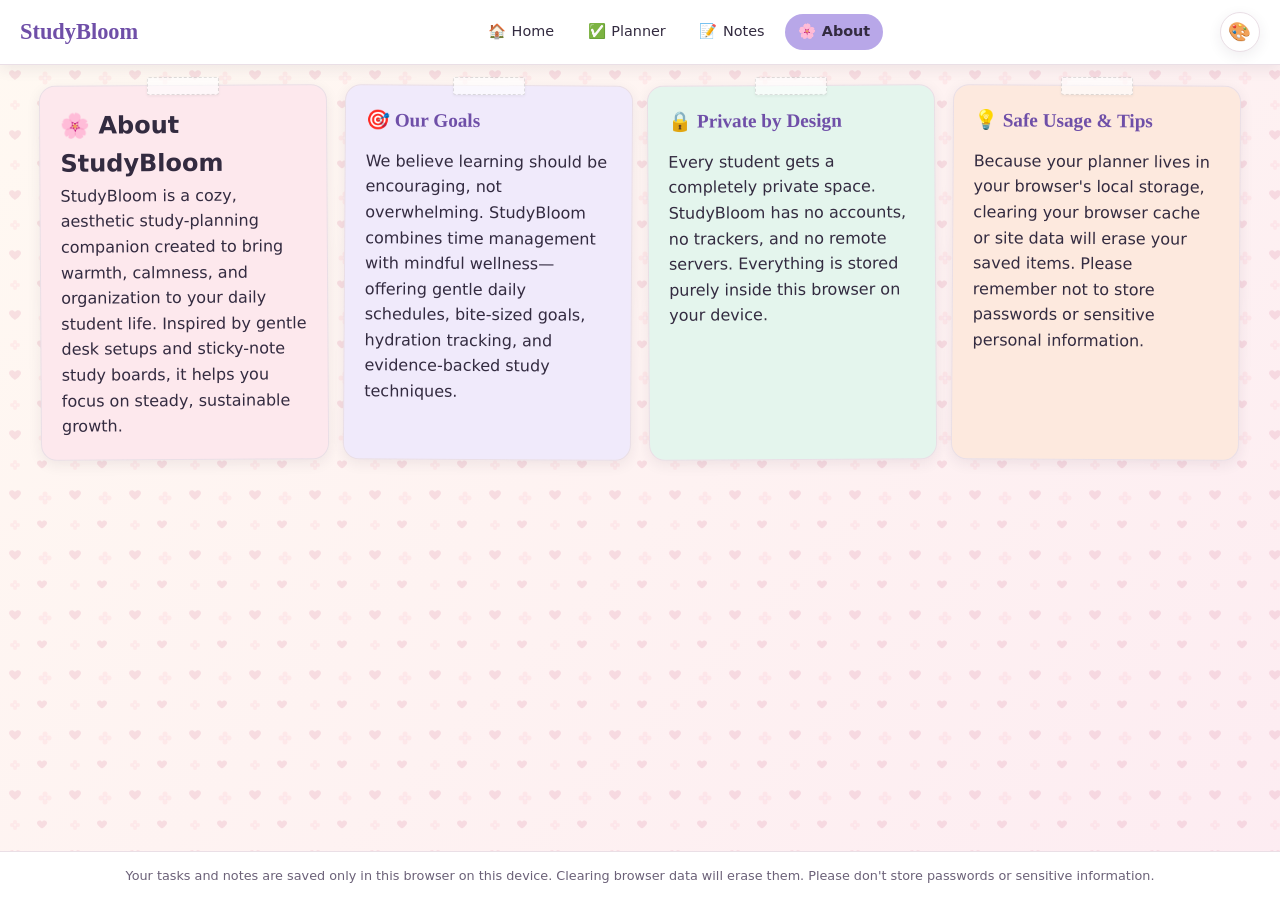
<file: about.html>
<!DOCTYPE html>
<html lang="en" data-theme="soft-pastel">
<head>
  <meta charset="UTF-8" />
  <meta http-equiv="X-UA-Compatible" content="IE=edge" />
  <meta name="viewport" content="width=device-width, initial-scale=1.0" />
  <meta http-equiv="Content-Security-Policy" content="default-src 'self'; script-src 'self'; style-src 'self'; img-src 'self' data:; connect-src 'none'; base-uri 'self'; form-action 'self';" />
  <title>StudyBloom – About</title>
  <link rel="stylesheet" href="css/base.css" />
  <link rel="stylesheet" href="css/themes.css" />
  <script src="js/theme.js"></script>
</head>
<body>
  <a class="skip-link" href="#main-content">Skip to main content</a>
  <header>
    <a href="index.html" class="logo">StudyBloom</a>
    <nav>
      <a href="index.html"><span aria-hidden="true">🏠</span> Home</a>
      <a href="planner.html"><span aria-hidden="true">✅</span> Planner</a>
      <a href="notes.html"><span aria-hidden="true">📝</span> Notes</a>
      <a href="about.html" aria-current="page"><span aria-hidden="true">🌸</span> About</a>
    </nav>
    <div id="theme-picker" class="theme-picker"></div>
  </header>
  <main id="main-content" role="main">
    <div class="notes-grid">
      <article class="note note-pink">
        <h1>🌸 About StudyBloom</h1>
        <p>StudyBloom is a cozy, aesthetic study-planning companion created to bring warmth, calmness, and organization to your daily student life. Inspired by gentle desk setups and sticky-note study boards, it helps you focus on steady, sustainable growth.</p>
      </article>

      <article class="note note-lavender">
        <h2>🎯 Our Goals</h2>
        <p>We believe learning should be encouraging, not overwhelming. StudyBloom combines time management with mindful wellness—offering gentle daily schedules, bite-sized goals, hydration tracking, and evidence-backed study techniques.</p>
      </article>

      <article class="note note-mint">
        <h2>🔒 Private by Design</h2>
        <p>Every student gets a completely private space. StudyBloom has no accounts, no trackers, and no remote servers. Everything is stored purely inside this browser on your device.</p>
      </article>

      <article class="note note-peach">
        <h2>💡 Safe Usage & Tips</h2>
        <p>Because your planner lives in your browser's local storage, clearing your browser cache or site data will erase your saved items. Please remember not to store passwords or sensitive personal information.</p>
      </article>
    </div>
  </main>
  <footer>
    <p>Your tasks and notes are saved only in this browser on this device. Clearing browser data will erase them. Please don't store passwords or sensitive information.</p>
  </footer>
  <noscript>StudyBloom needs JavaScript to work.</noscript>
</body>
</html>
</file>
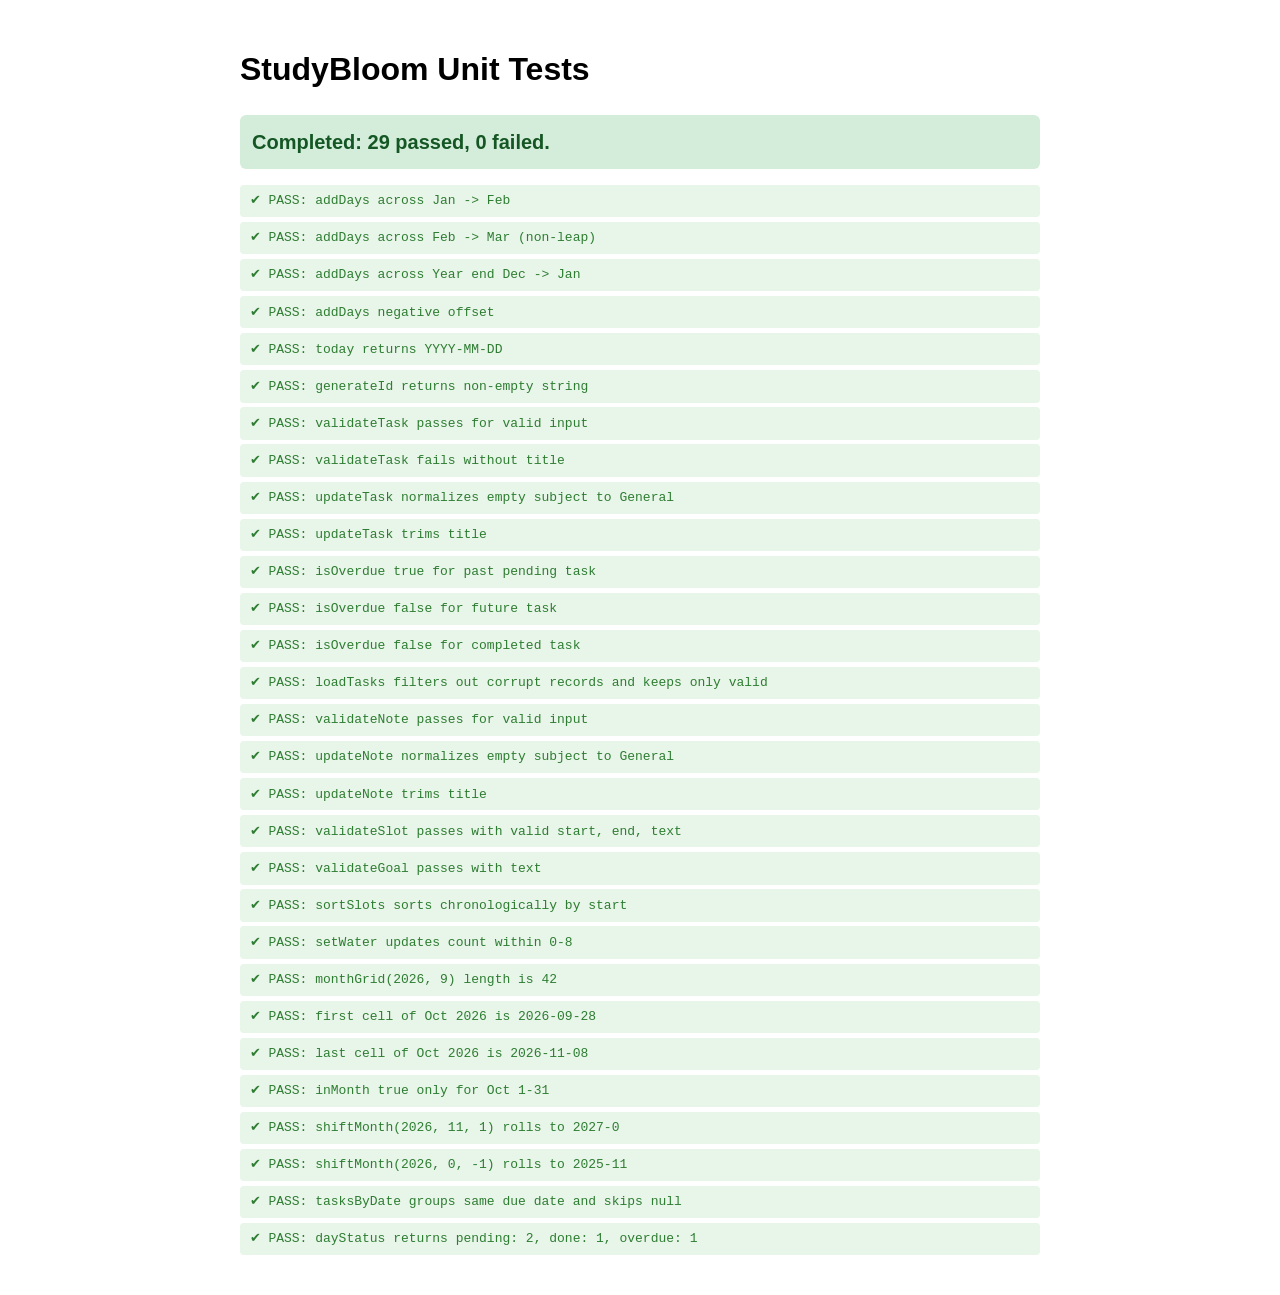
<file: tests/tests.html>
<!DOCTYPE html>
<html lang="en">
<head>
  <meta charset="UTF-8" />
  <meta http-equiv="Content-Security-Policy" content="default-src 'self'; script-src 'self' 'unsafe-inline'; style-src 'self' 'unsafe-inline';" />
  <title>StudyBloom Unit Tests</title>
  <style>
    body { font-family: sans-serif; padding: 1.5rem; max-width: 800px; margin: 0 auto; line-height: 1.5; }
    .summary { font-size: 1.25rem; font-weight: bold; margin-bottom: 1rem; padding: 0.75rem; border-radius: 6px; }
    .pass-summary { background: #d4edda; color: #155724; }
    .fail-summary { background: #f8d7da; color: #721c24; }
    ul { list-style: none; padding: 0; }
    li { padding: 0.4rem 0.6rem; margin-bottom: 0.3rem; border-radius: 4px; font-family: monospace; }
    li.pass { background: #e8f5e9; color: #2e7d32; }
    li.fail { background: #ffebee; color: #c62828; }
  </style>
  <script src="../js/utils.js"></script>
  <script src="../js/storage.js"></script>
  <script src="../js/tasks.js"></script>
  <script src="../js/notes.js"></script>
  <script src="../js/days.js"></script>
  <script src="../js/calendar.js"></script>
</head>
<body>
  <h1>StudyBloom Unit Tests</h1>
  <div id="summary" class="summary">Running tests...</div>
  <ul id="results"></ul>

  <script>
    (function () {
      let passed = 0;
      let failed = 0;
      const resultsEl = document.getElementById("results");
      const summaryEl = document.getElementById("summary");

      function assert(desc, condition) {
        const li = document.createElement("li");
        if (condition) {
          passed++;
          li.className = "pass";
          li.textContent = "✔ PASS: " + desc;
        } else {
          failed++;
          li.className = "fail";
          li.textContent = "✖ FAIL: " + desc;
        }
        resultsEl.appendChild(li);
      }

      const U = StudyBloom.utils;
      const S = StudyBloom.storage;
      const T = StudyBloom.tasks;
      const N = StudyBloom.notes;
      const D = StudyBloom.days;
      const C = StudyBloom.calendar;

      // 1. utils.addDays across month ends
      assert("addDays across Jan -> Feb", U.addDays("2026-01-31", 1) === "2026-02-01");
      assert("addDays across Feb -> Mar (non-leap)", U.addDays("2026-02-28", 1) === "2026-03-01");
      assert("addDays across Year end Dec -> Jan", U.addDays("2026-12-31", 1) === "2027-01-01");
      assert("addDays negative offset", U.addDays("2026-03-01", -1) === "2026-02-28");

      // 2. utils.formatDate and today
      assert("today returns YYYY-MM-DD", /^\d{4}-\d{2}-\d{2}$/.test(U.today()));
      assert("generateId returns non-empty string", typeof U.generateId() === "string" && U.generateId().length > 5);

      // 3. tasks validation & normalization
      const vTaskGood = T.validateTask({ title: "Study Math", priority: "high" });
      assert("validateTask passes for valid input", vTaskGood.valid === true && vTaskGood.task.title === "Study Math");

      const vTaskNoTitle = T.validateTask({ title: "   " });
      assert("validateTask fails without title", vTaskNoTitle.valid === false && vTaskNoTitle.errors.length > 0);

      // Edit normalization bug fix
      const createdT = T.createTask({ title: "  Math HW  ", subject: "Math", priority: "medium" });
      const updatedT = T.updateTask(createdT.task.id, { title: "  Trimmed Math  ", subject: "   " });
      assert("updateTask normalizes empty subject to General", updatedT.task.subject === "General");
      assert("updateTask trims title", updatedT.task.title === "Trimmed Math");

      // isOverdue
      assert("isOverdue true for past pending task", T.isOverdue({ completed: false, due: "2026-10-10T00:00:00.000Z" }, "2026-10-18") === true);
      assert("isOverdue false for future task", T.isOverdue({ completed: false, due: "2026-10-25T00:00:00.000Z" }, "2026-10-18") === false);
      assert("isOverdue false for completed task", T.isOverdue({ completed: true, due: "2026-10-10T00:00:00.000Z" }, "2026-10-18") === false);

      // 4. loadTasks filtering corrupt data
      const corruptTasks = [
        null,
        {},
        { id: "bad1" },
        { id: "good1", title: "Valid Task", priority: "medium", completed: false, due: null }
      ];
      S.setItem("tasks", JSON.stringify(corruptTasks));
      const loadedTasks = T.loadTasks();
      assert("loadTasks filters out corrupt records and keeps only valid", loadedTasks.length === 1 && loadedTasks[0].id === "good1");

      // 5. notes validation & edit normalization
      const vNoteGood = N.validateNote({ title: "Note 1", body: "Note content" });
      assert("validateNote passes for valid input", vNoteGood.valid === true && vNoteGood.note.title === "Note 1");

      const createdN = N.createNote({ title: "  Biology Note  ", subject: "Bio", body: "Content" });
      const updatedN = N.updateNote(createdN.note.id, { title: "  New Bio  ", subject: "" });
      assert("updateNote normalizes empty subject to General", updatedN.note.subject === "General");
      assert("updateNote trims title", updatedN.note.title === "New Bio");

      // 6. days validation
      const vSlotGood = D.validateSlot({ start: "09:00", end: "10:30", text: "Math practice" });
      assert("validateSlot passes with valid start, end, text", vSlotGood.valid === true && vSlotGood.slot.start === "09:00");
      assert("validateGoal passes with text", D.validateGoal("Finish chemistry assignment").valid === true);
      assert("sortSlots sorts chronologically by start", D.sortSlots([{ start: "14:00" }, { start: "08:30" }])[0].start === "08:30");
      assert("setWater updates count within 0-8", D.setWater({ water: 0 }, 5) === 5);

      // 7. calendar tests (Oct 2026)
      const octGrid = C.monthGrid(2026, 9);
      assert("monthGrid(2026, 9) length is 42", octGrid.length === 42);
      assert("first cell of Oct 2026 is 2026-09-28", octGrid[0].date === "2026-09-28");
      assert("last cell of Oct 2026 is 2026-11-08", octGrid[41].date === "2026-11-08");
      assert("inMonth true only for Oct 1-31", octGrid.filter(c => c.inMonth).length === 31);
      assert("shiftMonth(2026, 11, 1) rolls to 2027-0", C.shiftMonth(2026, 11, 1).year === 2027 && C.shiftMonth(2026, 11, 1).month0 === 0);
      assert("shiftMonth(2026, 0, -1) rolls to 2025-11", C.shiftMonth(2026, 0, -1).year === 2025 && C.shiftMonth(2026, 0, -1).month0 === 11);

      const grouped = C.tasksByDate([
        { id: "1", due: "2026-10-18T00:00:00.000Z" },
        { id: "2", due: "2026-10-18T10:00:00.000Z" },
        { id: "3", due: null }
      ]);
      assert("tasksByDate groups same due date and skips null", grouped["2026-10-18"].length === 2 && !grouped["null"]);

      const dStatus = C.dayStatus([
        { completed: false, due: "2026-10-15T00:00:00.000Z" },
        { completed: false, due: "2026-10-18T00:00:00.000Z" },
        { completed: true, due: "2026-10-10T00:00:00.000Z" }
      ], "2026-10-18");
      assert("dayStatus returns pending: 2, done: 1, overdue: 1", dStatus.pending === 2 && dStatus.done === 1 && dStatus.overdue === 1);

      // Clean up test keys
      S.removeItem("tasks");
      S.removeItem("notes");
      S.removeItem("days");

      // Summary
      summaryEl.textContent = "Completed: " + passed + " passed, " + failed + " failed.";
      summaryEl.className = "summary " + (failed === 0 ? "pass-summary" : "fail-summary");
    })();
  </script>
</body>
</html>
</file>
<file: css/base.css>
/* css/base.css – Layout, components, sticky-note board, responsive rules */

*, *::before, *::after { box-sizing: border-box; margin: 0; padding: 0; }

:focus-visible { outline: 3px solid var(--color-heading); outline-offset: 2px; }

@media (prefers-reduced-motion: reduce) {
  *, *::before, *::after { animation-duration: .01ms !important; transition-duration: .01ms !important; }
  .note { transform: none !important; }
}

/* ── Form actions & hints ─────────────────────────────────── */
.form-actions { display: flex; justify-content: flex-start; gap: .5rem; flex-wrap: wrap; margin-top: .5rem; }
.timer-hint { font-size: .75rem; color: var(--color-text-muted); margin-top: .5rem; }

/* ── Base ─────────────────────────────────────────────────── */
html { font-size: 16px; }

body {
  font-family: system-ui, -apple-system, sans-serif;
  background: var(--bg-grad, var(--color-bg));
  color: var(--color-text);
  min-height: 100vh;
  display: flex;
  flex-direction: column;
  line-height: 1.6;
  position: relative;
}

body::before {
  content: "";
  position: fixed;
  inset: 0;
  z-index: -1;
  pointer-events: none;
  background-image: var(--wallpaper);
  background-repeat: repeat;
}

/* ── Skip link ────────────────────────────────────────────── */
.skip-link {
  position: absolute; top: -50px; left: 10px;
  background: var(--color-heading); color: #FFFFFF;
  padding: .5rem 1rem; z-index: 9999; border-radius: var(--radius);
  text-decoration: none; font-weight: 600;
  transition: top .15s ease;
}
.skip-link:focus { top: 10px; }

/* ── Header ───────────────────────────────────────────────── */
header {
  background: var(--color-surface);
  border-bottom: 1px solid var(--color-border);
  padding: .75rem 1.25rem;
  display: flex; align-items: center; justify-content: space-between;
  gap: .75rem;
  box-shadow: var(--shadow);
  position: sticky; top: 0; z-index: 100;
}

header h1, header .logo {
  font-family: "Segoe Print", "Bradley Hand", "Chalkboard SE", "Comic Sans MS", cursive;
  font-size: 1.4rem;
  color: var(--color-heading);
  text-decoration: none;
  font-weight: 700;
}

nav { display: flex; gap: .5rem; align-items: center; }

nav a {
  color: var(--color-text);
  text-decoration: none;
  padding: .4rem .8rem;
  border-radius: 99px;
  font-size: .9rem;
  font-weight: 500;
  display: inline-flex; align-items: center; gap: .35rem;
  transition: background .15s, color .15s;
}
nav a:hover { background: var(--color-border); }
nav a[aria-current="page"] {
  background: var(--color-primary);
  color: var(--color-primary-fg);
  font-weight: 600;
}

/* ── Theme Picker Popover ─────────────────────────────────── */
.theme-picker { position: relative; }

.theme-picker-btn {
  width: 40px; height: 40px; border-radius: 50%;
  border: 1.5px solid var(--color-border);
  background: var(--color-surface);
  color: var(--color-text);
  cursor: pointer;
  display: inline-flex; align-items: center; justify-content: center;
  font-size: 1.15rem;
  box-shadow: var(--shadow);
  transition: transform .15s;
}
.theme-picker-btn:hover { transform: scale(1.05); }

.theme-popover {
  position: absolute; right: 0; top: calc(100% + 8px);
  background: var(--color-surface);
  border: 1px solid var(--color-border);
  border-radius: 14px;
  padding: .5rem;
  box-shadow: 0 10px 25px rgba(0,0,0,.12);
  z-index: 1000;
  min-width: 180px;
  display: flex; flex-direction: column; gap: .25rem;
}
.theme-popover[hidden] { display: none !important; }

.theme-opt-btn {
  display: flex; align-items: center; gap: .6rem;
  border: none; background: transparent;
  padding: .45rem .75rem;
  border-radius: 8px; cursor: pointer;
  color: var(--color-text); font-size: .85rem; font-weight: 500;
  width: 100%; text-align: left;
}
.theme-opt-btn:hover { background: var(--color-accent); }
.theme-opt-btn .swatch {
  width: 18px; height: 18px; border-radius: 50%;
  border: 1px solid var(--color-border); flex-shrink: 0;
}
.theme-opt-btn .theme-check { margin-left: auto; font-weight: bold; color: var(--color-heading); }

/* ── Main & Board Layout ──────────────────────────────────── */
main {
  flex: 1;
  padding: 1.25rem;
  max-width: 1240px;
  width: 100%;
  margin: 0 auto;
}

/* Board grid on desktop */
.board {
  display: grid;
  grid-template-columns: 280px 1fr 320px;
  grid-template-areas:
    "today     schedule  wellness"
    "goals     schedule  quote"
    "technique corner    timer";
  gap: 1.25rem;
  align-items: start;
}

@media (max-width: 1080px) {
  .board {
    grid-template-columns: 1fr 1fr;
    grid-template-areas:
      "today     wellness"
      "schedule  schedule"
      "goals     quote"
      "technique timer"
      "corner    corner";
  }
}

@media (max-width: 720px) {
  .board {
    grid-template-columns: 1fr;
    display: flex;
    flex-direction: column;
    gap: 1.25rem;
  }
}

.board-area-today     { grid-area: today; }
.board-area-schedule  { grid-area: schedule; }
.board-area-goals     { grid-area: goals; }
.board-area-wellness  { grid-area: wellness; }
.board-area-quote     { grid-area: quote; }
.board-area-technique { grid-area: technique; }
.board-area-timer     { grid-area: timer; }
.board-area-corner    { grid-area: corner; }

.corner-img { max-width: 100%; height: auto; display: block; border-radius: 10px; margin-bottom: .6rem; }
.corner-caption {
  font-family: "Segoe Print", "Bradley Hand", "Chalkboard SE", "Comic Sans MS", cursive;
  font-size: .95rem;
  text-align: center;
  color: var(--color-heading);
  font-weight: 700;
}

/* ── Planner 2-Column Board ───────────────────────────────── */
.planner-board {
  display: grid;
  grid-template-columns: 1fr 340px;
  grid-template-areas:
    "title     overview"
    "calendar  overview"
    "form      overview"
    "list      .";
  gap: 1.25rem;
  align-items: start;
}

@media (max-width: 1023px) {
  .planner-board {
    display: flex;
    flex-direction: column;
    gap: 1.25rem;
  }
  .area-title    { order: 1; }
  .area-overview { order: 2; }
  .area-calendar { order: 3; }
  .area-form     { order: 4; }
  .area-list     { order: 5; }
}

.area-title    { grid-area: title; }
.area-overview { grid-area: overview; }
.area-calendar { grid-area: calendar; }
.area-form     { grid-area: form; }
.area-list     { grid-area: list; }

.planner-title-card {
  max-width: 320px;
}
.planner-title-card h1 {
  font-family: "Segoe Print", "Bradley Hand", "Chalkboard SE", "Comic Sans MS", cursive;
  font-size: 1.6rem; color: var(--color-heading); line-height: 1.2;
}
.planner-tagline {
  font-style: italic; color: var(--color-text-muted); font-size: .88rem; margin-top: .2rem;
}

.form-row-compact {
  display: grid;
  grid-template-columns: 1fr 1fr 1fr;
  gap: .6rem;
}
@media (max-width: 640px) {
  .form-row-compact {
    grid-template-columns: 1fr;
  }
}

/* ── Planner Calendar ─────────────────────────────────────── */
.calendar-header {
  display: flex; align-items: center; justify-content: space-between;
  margin-bottom: .75rem;
}
.calendar-month-title {
  font-family: "Segoe Print", "Bradley Hand", "Chalkboard SE", "Comic Sans MS", cursive;
  font-size: 1.15rem; font-weight: 700; color: var(--color-heading);
}
.calendar-weekdays {
  display: grid; grid-template-columns: repeat(7, 1fr);
  text-align: center; font-weight: 700; font-size: .8rem;
  color: var(--color-text-muted); margin-bottom: .4rem;
}
.calendar-grid {
  display: grid; grid-template-columns: repeat(7, 1fr); gap: 4px;
}
.calendar-day-btn {
  aspect-ratio: 1;
  display: flex; flex-direction: column; align-items: center; justify-content: flex-start;
  padding: 4px 2px; border-radius: 8px;
  background: var(--color-surface); border: 1px solid var(--color-border);
  cursor: pointer; position: relative; font-size: .85rem; color: var(--color-text);
  min-height: 44px;
}
.calendar-day-btn:hover { background: var(--color-accent); }
.calendar-day-btn.is-other-month { opacity: 0.42; }
.calendar-day-btn.is-today {
  box-shadow: 0 0 0 2px var(--color-heading); font-weight: 700;
}
.calendar-day-btn.is-selected {
  background: var(--color-primary); color: var(--color-primary-fg);
}
.day-num { font-size: .82rem; line-height: 1.1; }
.day-badges {
  display: flex; gap: 2px; align-items: center; justify-content: center;
  margin-top: 2px; flex-wrap: wrap; font-size: .7rem; line-height: 1;
}
.day-pending-count {
  background: var(--color-primary); color: var(--color-primary-fg);
  border-radius: 99px; padding: 1px 4px; font-size: .68rem; font-weight: 700;
}
.day-done-check { font-size: .72rem; color: var(--color-success); font-weight: bold; }
.day-overdue-mark { font-size: .72rem; color: var(--color-danger); font-weight: bold; }
.day-dots { display: flex; gap: 2px; margin-top: 2px; }
.dot { width: 5px; height: 5px; border-radius: 50%; }
.dot-high { background: var(--color-danger); }
.dot-medium { background: var(--color-warning); }
.dot-low { background: var(--color-low); }

.calendar-legend {
  display: flex; gap: .75rem; flex-wrap: wrap; font-size: .75rem;
  color: var(--color-text-muted); margin-top: .6rem;
}
.calendar-legend span { display: inline-flex; align-items: center; gap: 3px; }

.day-panel {
  background: var(--color-surface); border: 1px solid var(--color-border);
  border-radius: 12px; padding: .85rem; margin-top: .75rem;
}
.day-panel-header {
  display: flex; justify-content: space-between; align-items: center;
  margin-bottom: .6rem; font-weight: 700; color: var(--color-heading);
}

.task-status-badge {
  font-size: .75rem; font-weight: 700; margin-left: .4rem;
  padding: .1rem .45rem; border-radius: 99px; display: inline-block;
}
.badge-overdue { background: var(--color-danger); color: #fff; }
.badge-today   { background: var(--color-warning); color: #fff; }

/* ── Reusable Sticky-Note Paper Style ──────────────────────── */
.note, .widget {
  background: var(--color-surface);
  border: 1px solid var(--color-border);
  border-radius: var(--radius);
  padding: 1.25rem;
  box-shadow: var(--shadow);
  position: relative;
  transition: transform .2s ease, box-shadow .2s ease;
}

/* Washi tape strip on top center */
.note::before {
  content: "";
  position: absolute;
  top: -9px;
  left: 50%;
  transform: translateX(-50%);
  width: 72px;
  height: 18px;
  background: rgba(255, 255, 255, 0.65);
  border: 1px dashed rgba(80, 80, 80, 0.2);
  border-radius: 2px;
  box-shadow: 0 1px 3px rgba(0,0,0,0.06);
  z-index: 2;
  pointer-events: none;
}

@media (min-width: 1024px) {
  .note:nth-child(odd) { transform: rotate(-0.35deg); }
  .note:nth-child(even) { transform: rotate(0.35deg); }
  .note:hover { transform: rotate(0deg) translateY(-2px); box-shadow: 0 8px 20px rgba(0,0,0,.12); }
}

/* Note Tint Variations */
.note-pink     { background: var(--note-pink); }
.note-lavender { background: var(--note-lavender); }
.note-mint     { background: var(--note-mint); }
.note-yellow   { background: var(--note-yellow); }
.note-blue     { background: var(--note-blue); }
.note-peach    { background: var(--note-peach); }

.note h2, .widget h2 {
  font-family: "Segoe Print", "Bradley Hand", "Chalkboard SE", "Comic Sans MS", cursive;
  font-size: 1.2rem;
  font-weight: 700;
  color: var(--color-heading);
  margin-bottom: .75rem;
  display: flex; align-items: center; gap: .4rem;
}

/* ── Today Note ────────────────────────────────────────────── */
.today-weekday {
  font-family: "Segoe Print", "Bradley Hand", "Chalkboard SE", "Comic Sans MS", cursive;
  font-size: 2rem;
  line-height: 1.2;
  color: var(--color-heading);
  font-weight: 700;
}
.today-date {
  font-size: .95rem;
  color: var(--color-text-muted);
  margin-bottom: .4rem;
}
.today-greeting {
  font-size: 1rem;
  font-weight: 600;
  color: var(--color-text);
  margin-top: .4rem;
}
.today-tagline {
  font-style: italic;
  font-size: .85rem;
  color: var(--color-text-muted);
  margin-bottom: .8rem;
}
.today-actions {
  display: flex;
  flex-direction: column;
  gap: .4rem;
  margin-top: .6rem;
}
.today-actions a {
  text-decoration: none;
  padding: .45rem .8rem;
  border-radius: var(--radius);
  font-size: .85rem;
  font-weight: 600;
  text-align: center;
}

/* ── Schedule Component ────────────────────────────────────── */
.schedule-nav {
  display: flex; align-items: center; justify-content: space-between;
  margin-bottom: .75rem;
}
.schedule-nav-date {
  font-weight: 700; font-size: 1rem; color: var(--color-heading);
}
.schedule-list { list-style: none; display: flex; flex-direction: column; gap: .5rem; }
.schedule-row {
  display: flex; align-items: center; gap: .6rem;
  padding: .45rem .6rem; background: var(--color-surface);
  border: 1px solid var(--color-border); border-radius: 10px;
}
.schedule-row.done .schedule-text { text-decoration: line-through; color: var(--color-text-muted); }
.schedule-pill {
  font-size: .75rem; font-weight: 700;
  padding: .2rem .55rem; border-radius: 99px;
  background: var(--color-primary); color: var(--color-primary-fg);
  flex-shrink: 0;
}
.schedule-text { flex: 1; font-size: .88rem; word-break: break-word; }
.schedule-actions { display: flex; gap: .25rem; }
.schedule-actions button {
  padding: .2rem .4rem; font-size: .75rem;
}

/* ── Goals Component ───────────────────────────────────────── */
.goals-progress {
  font-size: .85rem; font-weight: 600; color: var(--color-text-muted);
  margin-bottom: .5rem;
}
.goals-celebration {
  background: var(--color-surface); padding: .35rem .6rem;
  border-radius: 8px; font-size: .8rem; color: var(--color-success);
  margin-bottom: .5rem; font-weight: 600; text-align: center;
}
.goals-list { list-style: none; display: flex; flex-direction: column; gap: .4rem; margin-bottom: .6rem; }
.goal-item {
  display: flex; align-items: center; gap: .5rem;
  padding: .35rem .5rem; background: var(--color-surface);
  border-radius: 8px; border: 1px solid var(--color-border);
}
.goal-item.done .goal-text { text-decoration: line-through; color: var(--color-text-muted); }
.goal-text { flex: 1; font-size: .88rem; }
.goal-add-row { display: flex; gap: .4rem; }
.goal-add-row input { flex: 1; }

/* ── Wellness & Water Component ───────────────────────────── */
.water-tracker { margin-bottom: .85rem; }
.water-label { font-size: .85rem; font-weight: 600; margin-bottom: .4rem; }
.water-cups { display: flex; gap: .4rem; flex-wrap: wrap; }
.cup-btn {
  background: var(--color-surface); border: 1.5px solid var(--color-border);
  border-radius: 8px; padding: .3rem .55rem; font-size: 1.1rem;
  cursor: pointer; transition: transform .1s, background .15s;
}
.cup-btn[aria-pressed="true"] { background: var(--color-primary); border-color: var(--color-heading); }
.reminders-title { font-size: .95rem; margin-bottom: .4rem; color: var(--color-heading); font-weight: 700; }
.reminders-list { list-style: none; display: flex; flex-direction: column; gap: .4rem; }
.reminder-item {
  font-size: .82rem; color: var(--color-text);
  display: flex; align-items: flex-start; gap: .4rem;
}

/* ── Study Techniques Component ───────────────────────────── */
.tech-list { list-style: none; display: flex; flex-direction: column; gap: .5rem; }
.tech-item {
  font-size: .84rem; line-height: 1.4;
  padding: .4rem .55rem; background: var(--color-surface);
  border-radius: 8px; border: 1px solid var(--color-border);
}
.tech-title { font-weight: 700; color: var(--color-heading); }

/* ── Footer ───────────────────────────────────────────────── */
footer {
  background: var(--color-surface);
  border-top: 1px solid var(--color-border);
  text-align: center;
  padding: .85rem 1rem;
  font-size: .8rem;
  color: var(--color-text-muted);
  margin-top: auto;
}

/* ── Mobile Tab Bar (Under 640px) ─────────────────────────── */
@media (max-width: 640px) {
  body { padding-bottom: calc(65px + env(safe-area-inset-bottom, 0px)); }
  nav {
    position: fixed; bottom: 0; left: 0; right: 0;
    background: var(--color-surface);
    border-top: 1px solid var(--color-border);
    box-shadow: 0 -2px 10px rgba(0,0,0,.08);
    display: grid; grid-template-columns: repeat(4, 1fr);
    padding: .35rem .25rem calc(.35rem + env(safe-area-inset-bottom, 0px));
    z-index: 1000;
  }
  nav a {
    flex-direction: column; gap: .15rem;
    font-size: .75rem; padding: .3rem .1rem;
    border-radius: 8px; justify-content: center;
    text-align: center;
  }
}

/* ── Storage Warning Banner ───────────────────────────────── */
.storage-warning {
  background: var(--color-warning);
  color: #FFFFFF;
  padding: .5rem 1rem;
  text-align: center;
  font-size: .85rem;
  font-weight: 600;
}

/* ── Status Message ───────────────────────────────────────── */
.status-msg {
  min-height: 1.5rem;
  font-size: .85rem;
  margin: .5rem 0;
  color: var(--color-success);
}
.status-msg.error { color: var(--color-danger); }

/* ── Priority Chips & Badges (High Contrast) ──────────────── */
.chip {
  display: inline-block;
  font-size: .72rem;
  font-weight: 700;
  padding: .15rem .5rem;
  border-radius: 99px;
  text-transform: uppercase;
  letter-spacing: .04em;
}
.chip-high    { background: var(--color-danger);  color: #FFFFFF; }
.chip-medium  { background: var(--color-warning); color: #FFFFFF; }
.chip-low     { background: var(--color-low);     color: #FFFFFF; }

/* ── Forms ─────────────────────────────────────────────────── */
.form-group { margin-bottom: .85rem; }
.form-group label { display: block; font-size: .875rem; margin-bottom: .3rem; font-weight: 600; }

input[type="text"],
input[type="time"],
input[type="date"],
select,
textarea {
  width: 100%;
  padding: .5rem .7rem;
  border: 1px solid var(--color-border);
  border-radius: var(--radius);
  background: var(--color-surface);
  color: var(--color-text);
  font-size: .95rem;
  font-family: inherit;
  transition: border-color .15s;
}

input:focus, select:focus, textarea:focus {
  border-color: var(--color-heading);
  outline: none;
  box-shadow: 0 0 0 3px rgba(184, 167, 232, 0.25);
}

textarea { min-height: 90px; resize: vertical; }

/* ── Buttons ────────────────────────────────────────────────── */
button, .btn {
  display: inline-flex; align-items: center; justify-content: center;
  gap: .4rem;
  padding: .5rem 1.1rem;
  border: none;
  border-radius: var(--radius);
  font-size: .9rem;
  font-family: inherit;
  font-weight: 600;
  cursor: pointer;
  background: var(--color-primary);
  color: var(--color-primary-fg);
  transition: opacity .15s, transform .1s;
}

button:disabled, .btn:disabled { opacity: .5; cursor: not-allowed; }
button:hover:not(:disabled), .btn:hover:not(:disabled) { opacity: .88; }

.btn-ghost {
  background: transparent;
  color: var(--color-heading);
  border: 1.5px solid var(--color-heading);
}

.btn-danger { background: var(--color-danger); color: #FFFFFF; }

/* ── Timer Display ─────────────────────────────────────────── */
.timer-widget { text-align: center; }

.timer-display {
  font-size: 3.2rem;
  font-weight: 700;
  font-variant-numeric: tabular-nums;
  color: var(--color-heading);
  letter-spacing: .05em;
  margin: .4rem 0;
}

.timer-mode {
  display: inline-block;
  background: var(--color-heading);
  color: #FFFFFF;
  font-size: .78rem;
  font-weight: 700;
  padding: .15rem .65rem;
  border-radius: 99px;
  text-transform: uppercase;
  letter-spacing: .05em;
  margin-bottom: .75rem;
}

.timer-controls { display: flex; justify-content: center; gap: .75rem; flex-wrap: wrap; }
.timer-controls button { min-width: 85px; }

/* ── Quote Note ────────────────────────────────────────────── */
.quote-text { font-style: italic; color: var(--color-text); margin-bottom: .5rem; font-size: .95rem; }
.quote-refresh { margin-top: .5rem; font-size: .82rem; }

/* ── Task and Note Lists ───────────────────────────────────── */
.task-list { list-style: none; }
.task-item {
  display: flex; align-items: flex-start; gap: .75rem;
  padding: .65rem; border-bottom: 1px solid var(--color-border);
}
.task-item:last-child { border-bottom: none; }
.task-item input[type="checkbox"] {
  width: 1.1rem; height: 1.1rem; flex-shrink: 0; margin-top: .2rem;
  accent-color: var(--color-heading); cursor: pointer;
}
.task-item .task-body { flex: 1; }
.task-item .task-title { font-size: .92rem; font-weight: 600; }
.task-item.completed .task-title { text-decoration: line-through; color: var(--color-text-muted); }
.task-item .task-meta { font-size: .78rem; color: var(--color-text-muted); margin-top: .15rem; }
.task-actions { display: flex; gap: .35rem; }
.task-actions button { padding: .2rem .45rem; font-size: .75rem; font-weight: 500; }

/* Stat card */
.stat-card {
  background: var(--color-surface);
  border: 1px solid var(--color-border);
  border-radius: var(--radius);
  padding: .85rem; text-align: center;
}
.stat-value {
  font-size: 1.8rem; font-weight: 700; color: var(--color-heading);
}
.stat-label {
  font-size: .8rem; color: var(--color-text-muted); margin-top: .2rem;
}

.dashboard-grid {
  display: grid; grid-template-columns: repeat(3, 1fr); gap: .6rem; margin-bottom: .75rem;
}

.empty-state {
  text-align: center; padding: 1.5rem;
  color: var(--color-text-muted); font-size: .88rem; font-style: italic;
}

/* ── Notes Grid (on notes.html) ────────────────────────────── */
.notes-grid {
  display: grid; grid-template-columns: repeat(auto-fill, minmax(260px, 1fr)); gap: 1rem;
}
.note-card {
  background: var(--color-surface); border: 1px solid var(--color-border);
  border-radius: var(--radius); padding: 1rem;
  display: flex; flex-direction: column; gap: .5rem;
  box-shadow: var(--shadow);
}
.note-card .note-title { font-size: .95rem; font-weight: 600; color: var(--color-heading); }
.note-card .note-subject { font-size: .75rem; color: var(--color-text-muted); }
.note-card .note-body { font-size: .875rem; color: var(--color-text); white-space: pre-wrap; word-break: break-word; }
.note-card .note-actions { display: flex; gap: .4rem; margin-top: auto; }
.note-card .note-actions button { padding: .25rem .55rem; font-size: .78rem; }

.search-row { display: flex; gap: .5rem; margin-bottom: 1rem; }
.search-row input { flex: 1; }

.filter-tabs { display: flex; gap: .5rem; margin-bottom: 1rem; }
.filter-tab {
  background: transparent; color: var(--color-text-muted);
  border: 1.5px solid var(--color-border);
  padding: .35rem .9rem; font-size: .85rem; border-radius: 99px;
}
.filter-tab.active {
  background: var(--color-primary); color: var(--color-primary-fg);
  border-color: var(--color-heading); font-weight: 600;
}
</file>
<file: css/themes.css>
/* css/themes.css – Four aesthetic theme token sets and swatches */

/* ── 1. Soft Pastel (default) ─────────────────────────────── */
[data-theme="soft-pastel"] {
  --bg-grad:           linear-gradient(135deg, #FFF9F2 0%, #FDECF2 100%);
  --color-bg:          #FFF9F2;
  --color-surface:     #FFFFFF;
  --color-text:        #332B40;
  --color-text-muted:  #6B6178;
  --color-primary:     #B8A7E8;
  --color-primary-fg:  #332B40;
  --color-accent:      #F3C6D3;
  --color-heading:     #6F4FA8;
  --color-border:      #EADFE6;
  --wallpaper:         url("../assets/wallpapers/soft-pastel.svg");
  --note-pink:         #FDE8ED;
  --note-lavender:     #F0EAFB;
  --note-mint:         #E4F5ED;
  --note-yellow:       #FFF6DB;
  --note-blue:         #E3F0FC;
  --note-peach:        #FDE9DE;

  --color-success:     #2D7A4F;
  --color-danger:      #A83232;
  --color-warning:     #996200;
  --color-low:         #2962FF;
  --color-medium:      #996200;
  --color-high:        #A83232;
  --shadow:            0 4px 14px rgba(51, 43, 64, 0.08);
  --radius:            16px;
}

/* ── 2. Lavender & White ──────────────────────────────────── */
[data-theme="lavender-white"] {
  --bg-grad:           linear-gradient(135deg, #FAF8FF 0%, #EEE8FB 100%);
  --color-bg:          #FAF8FF;
  --color-surface:     #FFFFFF;
  --color-text:        #2E2A3B;
  --color-text-muted:  #655F78;
  --color-primary:     #B8A7E8;
  --color-primary-fg:  #2E2A3B;
  --color-accent:      #E7E0FA;
  --color-heading:     #5B3FB0;
  --color-border:      #E4DDF5;
  --wallpaper:         url("../assets/wallpapers/lavender-white.svg");
  --note-pink:         #FBE5EF;
  --note-lavender:     #EDE7FC;
  --note-mint:         #E2F3EC;
  --note-yellow:       #FFF4D8;
  --note-blue:         #E1EFFD;
  --note-peach:        #FDE7DE;

  --color-success:     #2E7D32;
  --color-danger:      #C2185B;
  --color-warning:     #8D6E63;
  --color-low:         #1976D2;
  --color-medium:      #8D6E63;
  --color-high:        #C2185B;
  --shadow:            0 4px 14px rgba(46, 42, 59, 0.08);
  --radius:            16px;
}

/* ── 3. Beige Academia (dark-academia) ─────────────────────── */
[data-theme="dark-academia"] {
  --bg-grad:           linear-gradient(135deg, #F5ECDD 0%, #E9DAC1 100%);
  --color-bg:          #F5ECDD;
  --color-surface:     #FBF6EC;
  --color-text:        #3B2A1E;
  --color-text-muted:  #6E5A49;
  --color-primary:     #8B5E3C;
  --color-primary-fg:  #FFF8EC;
  --color-accent:      #C8A27A;
  --color-heading:     #6B4423;
  --color-border:      #D9C6A5;
  --wallpaper:         url("../assets/wallpapers/dark-academia.svg");
  --note-pink:         #F5DED9;
  --note-lavender:     #EADED6;
  --note-mint:         #E1E8DC;
  --note-yellow:       #F6EDD4;
  --note-blue:         #DCE3E5;
  --note-peach:        #F6E2D0;

  --color-success:     #386641;
  --color-danger:      #8B263E;
  --color-warning:     #9A5B2D;
  --color-low:         #496A81;
  --color-medium:      #9A5B2D;
  --color-high:        #8B263E;
  --shadow:            0 4px 14px rgba(59, 42, 30, 0.09);
  --radius:            16px;
}

/* ── 4. Sage Green (sage-green) ───────────────────────────── */
[data-theme="sage-green"] {
  --bg-grad:           linear-gradient(135deg, #F4F7F1 0%, #E2ECDC 100%);
  --color-bg:          #F4F7F1;
  --color-surface:     #FDFEFB;
  --color-text:        #26352B;
  --color-text-muted:  #56655A;
  --color-primary:     #A8C3A0;
  --color-primary-fg:  #26352B;
  --color-accent:      #DCE8D7;
  --color-heading:     #3F6B4A;
  --color-border:      #D5E1D0;
  --wallpaper:         url("../assets/wallpapers/sage-green.svg");
  --note-pink:         #FCE8EB;
  --note-lavender:     #EAE6F4;
  --note-mint:         #E3EFE1;
  --note-yellow:       #FFF5DC;
  --note-blue:         #E0EEF5;
  --note-peach:        #FCE9DE;

  --color-success:     #2D6A4F;
  --color-danger:      #A83232;
  --color-warning:     #8C6D1F;
  --color-low:         #2B6CB0;
  --color-medium:      #8C6D1F;
  --color-high:        #A83232;
  --shadow:            0 4px 14px rgba(38, 53, 43, 0.08);
  --radius:            16px;
}

/* ── Swatch styles for the theme picker popover ────────────── */
.swatch[data-swatch="soft-pastel"]    { background: linear-gradient(135deg, #FFF9F2 50%, #B8A7E8 50%); }
.swatch[data-swatch="lavender-white"] { background: linear-gradient(135deg, #FAF8FF 50%, #B8A7E8 50%); }
.swatch[data-swatch="dark-academia"]  { background: linear-gradient(135deg, #F5ECDD 50%, #8B5E3C 50%); }
.swatch[data-swatch="sage-green"]     { background: linear-gradient(135deg, #F4F7F1 50%, #A8C3A0 50%); }
</file>
